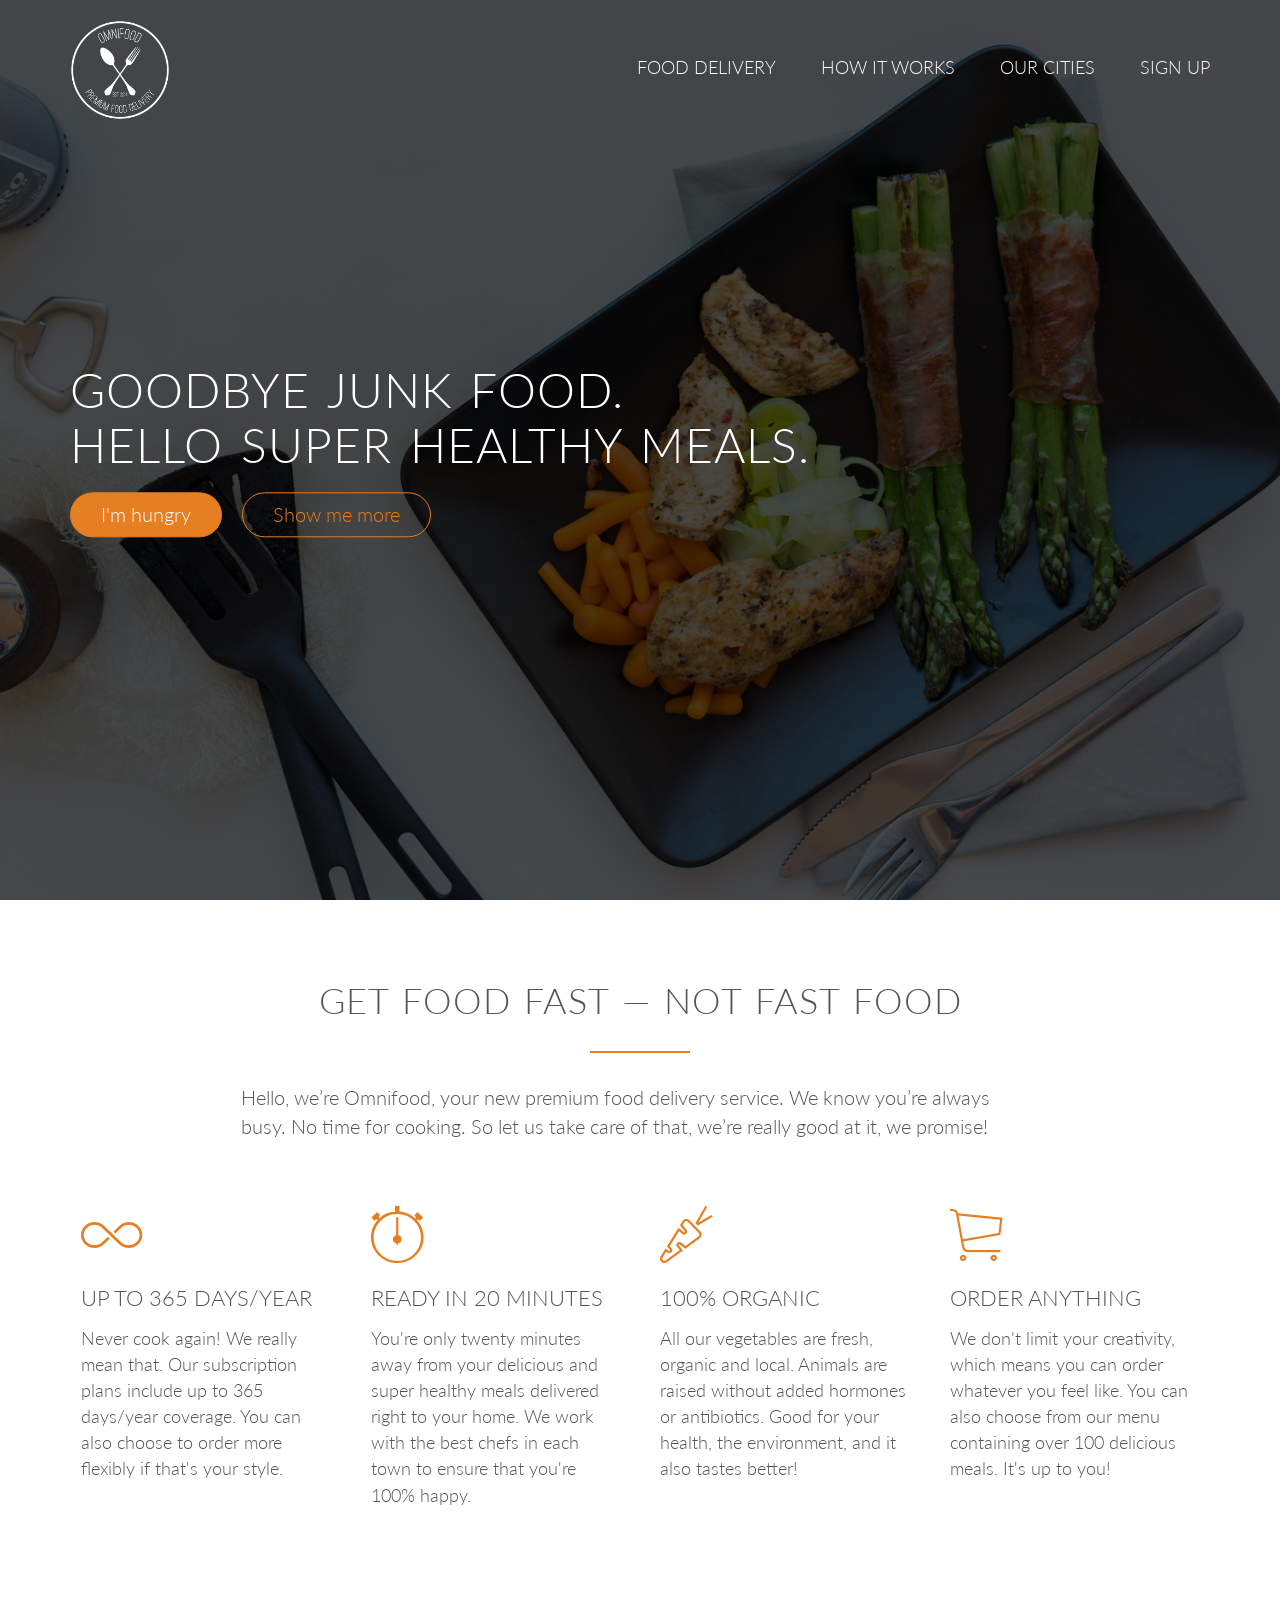
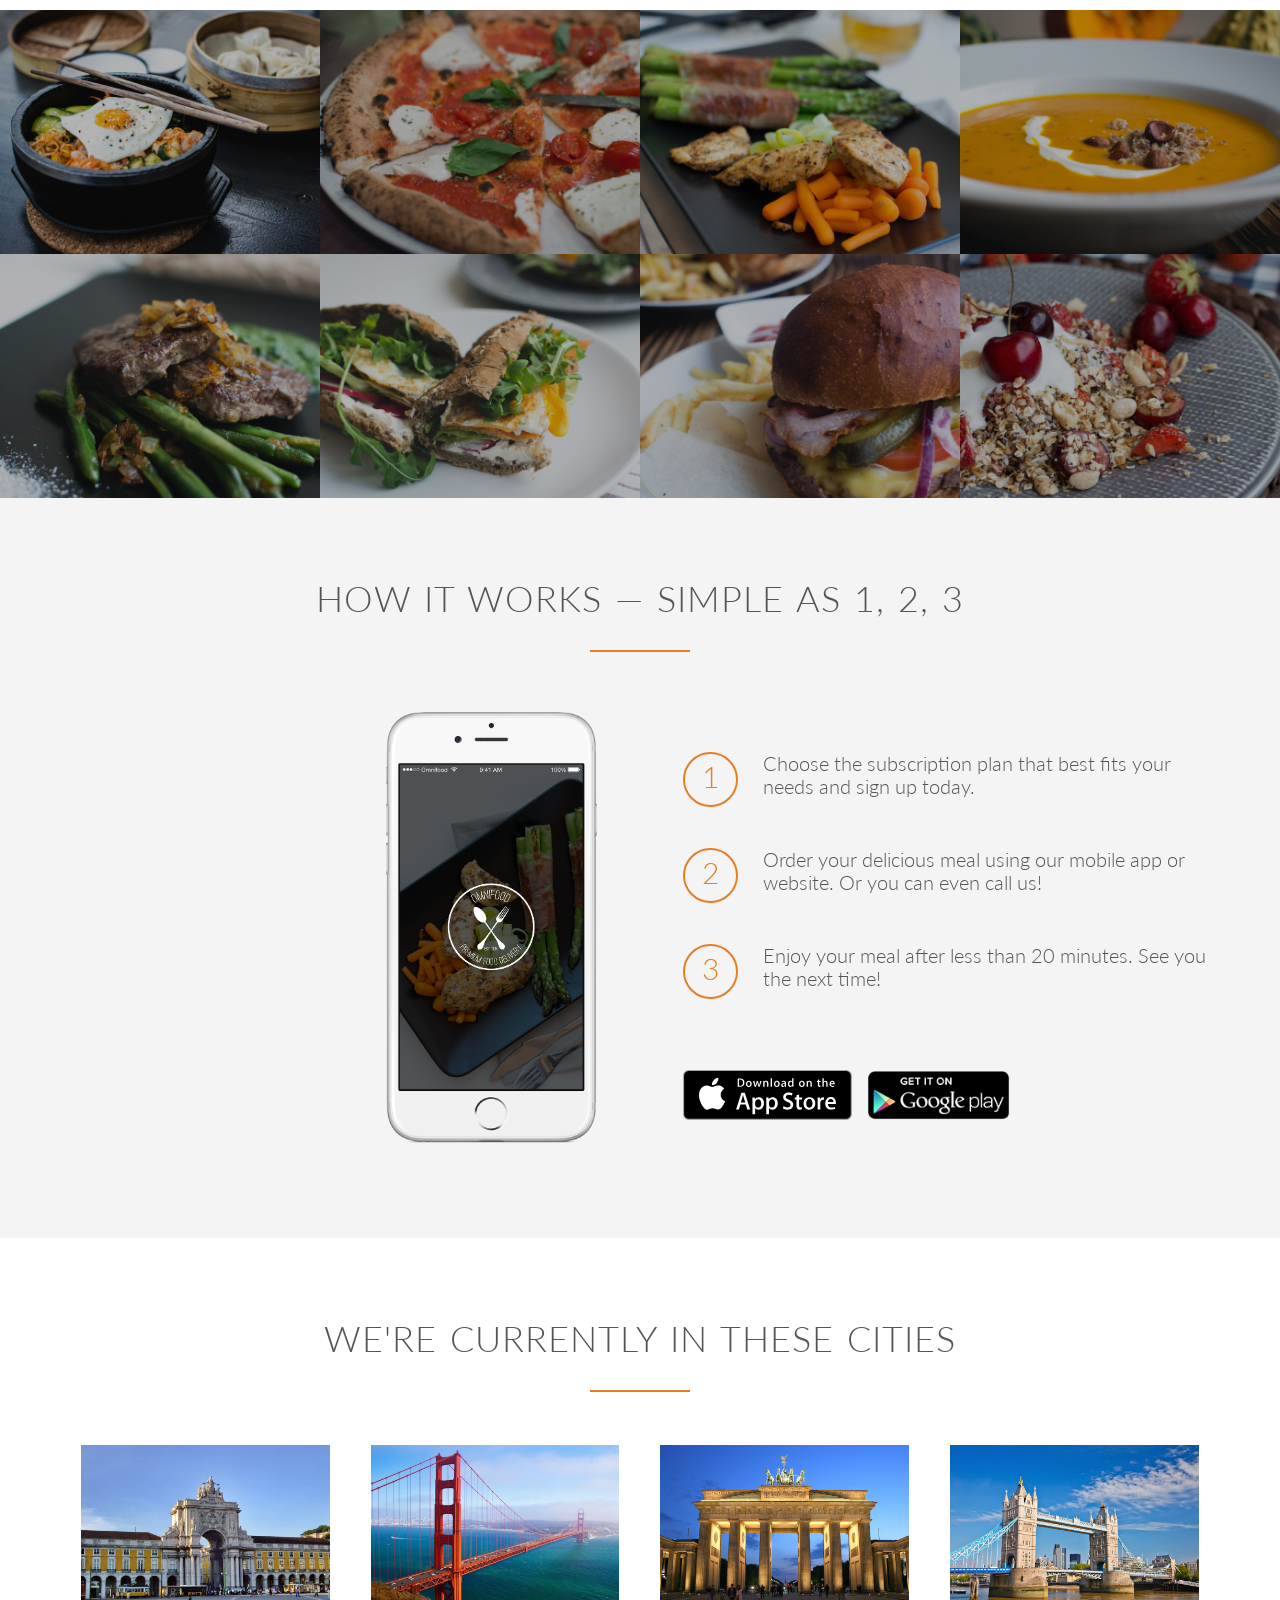
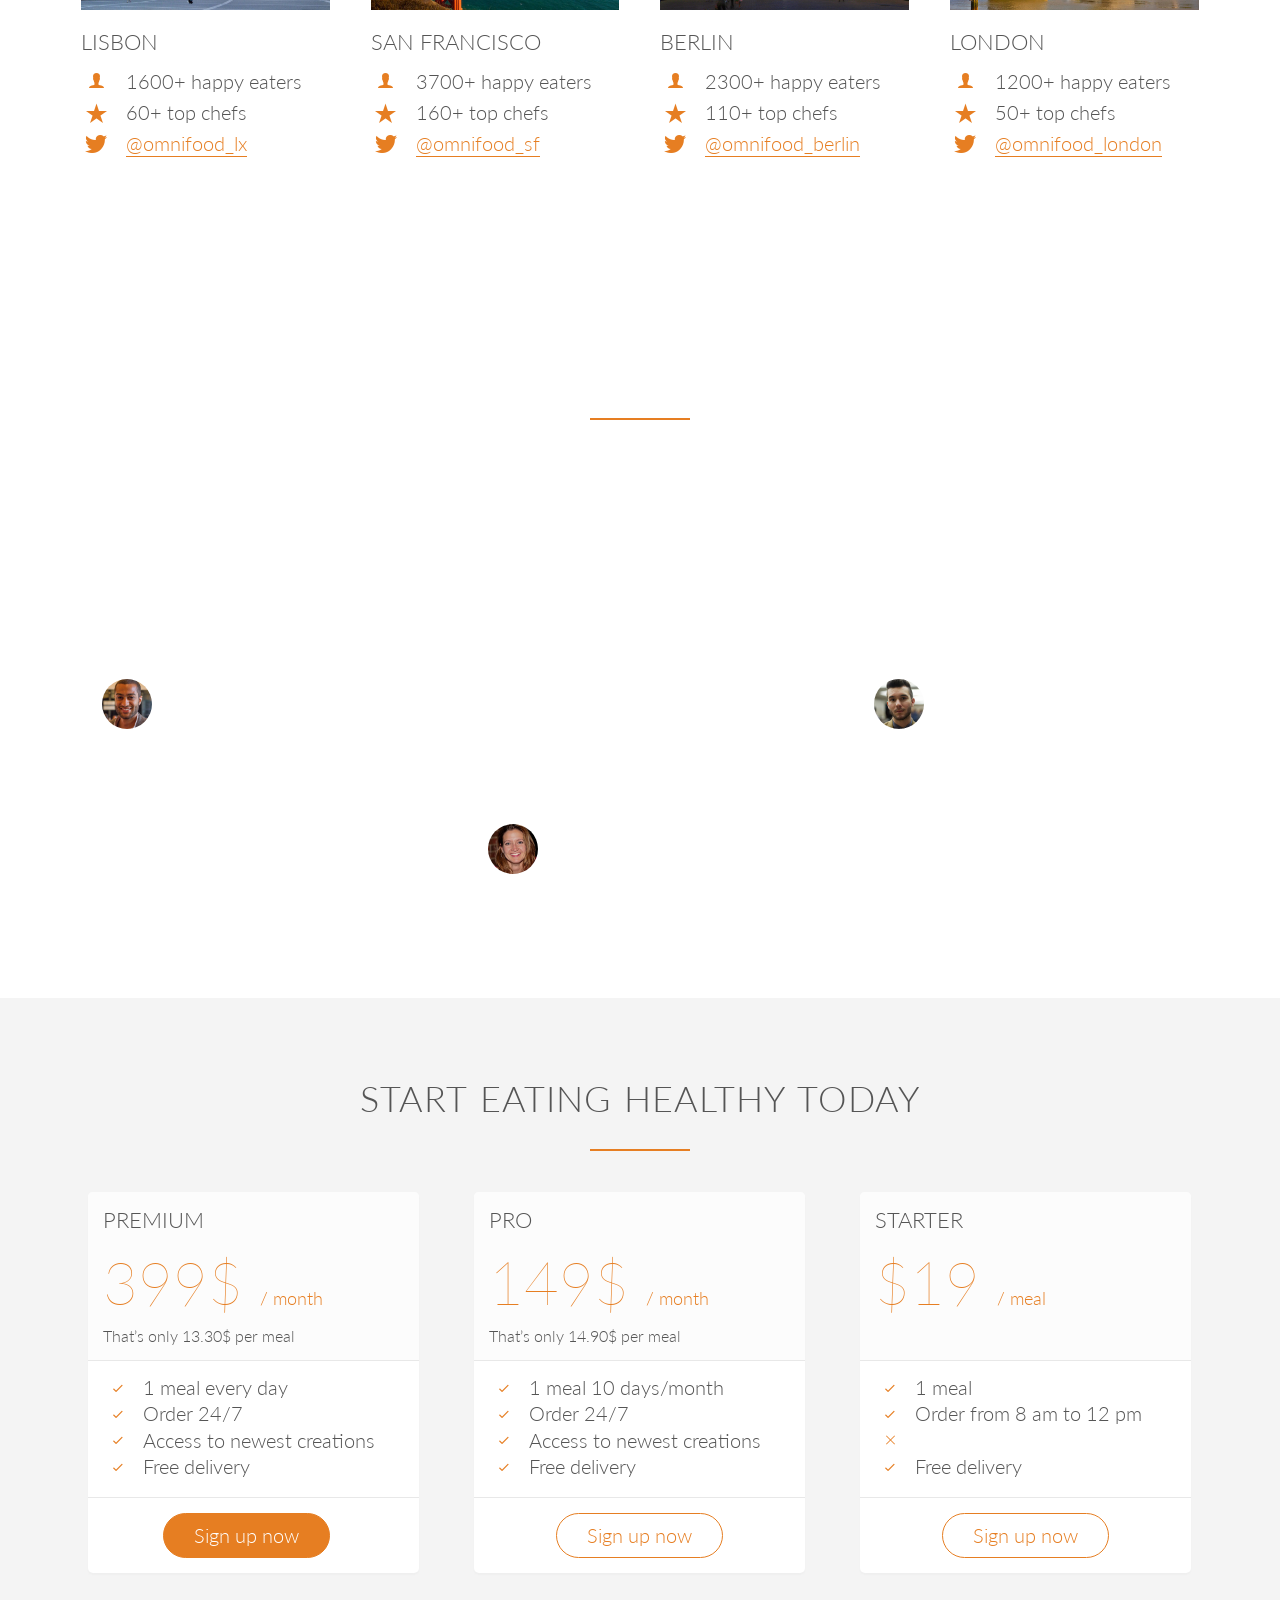
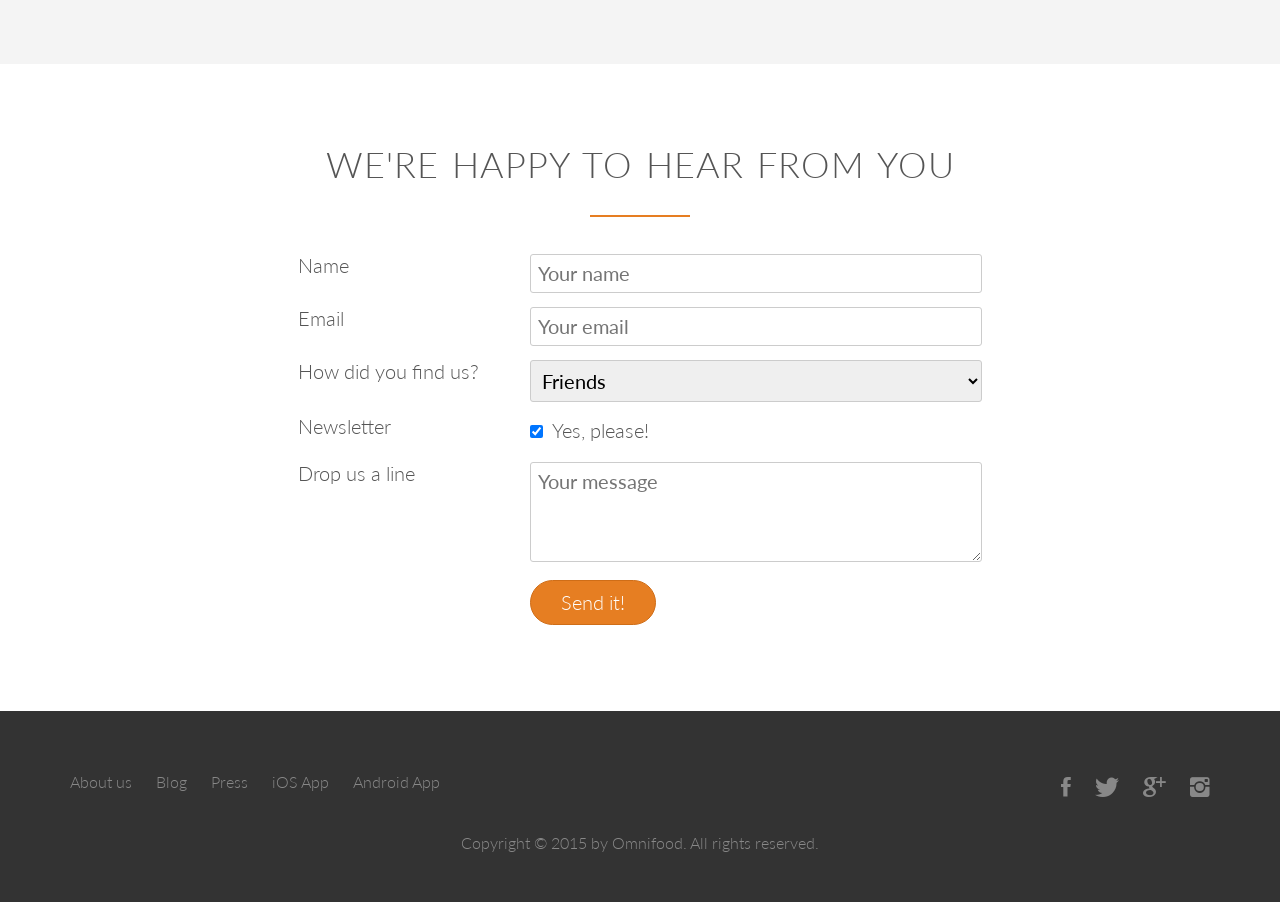
<file: index.html>
<!DOCTYPE html>
<html lang="en">
    <head>

        <meta name="viewport" content="width=device-width, initial-scale=1.0">

        <link rel="stylesheet" type="text/css" href="vendors/css/normalize.css">
        <link rel="stylesheet" type="text/css" href="vendors/css/grid.css">
        <link rel="stylesheet" type="text/css" href="vendors/css/ionicons.min.css">
        <link rel="stylesheet" type="text/css" href="resources/css/style.css">
        <link rel="stylesheet" type="text/css" href="resources/css/queries.css">
        <link rel="stylesheet" type="text/css" href="https://fonts.googleapis.com/css?family=Lato:100,300,300i,400">

        <title>Omnifood</title>

    </head>

    <body>

        <header>
            <nav>
                <div class="row">
                  <img src="resources/img/logo-white.png" alt="Omnifood logo" class="logo">
                  <img src="resources/img/logo.png" alt="Omnifood logo" class="logo-black">
                    <ul class="main-nav">
                        <li><a href="#features">Food delivery</a></li>
                        <li><a href="#works">How it works</a></li>
                        <li><a href="#cities">Our cities</a></li>
                        <li><a href="#plans">Sign up</a></li>
                    </ul>
                </div>
            </nav>
            <div class="hero-text-box">
                <h1>Goodbye junk food.<br> Hello super healthy meals.</h1>
                <a class="btn btn-full js--scroll-to-plans" href="#">I'm hungry</a>
                <a class="btn btn-ghost js--scroll-to-start" href="#">Show me more</a>
            </div>
        </header>

        <section class="section-features js--section-features" id="features">
            <div class="row">
                <h2>Get food fast &mdash; not fast food</h2>
                <p class="long-copy">
                    Hello, we’re Omnifood, your new premium food delivery service. We know you’re always busy. No time for cooking. So let us take care of that, we’re really good at it, we promise!
                </p>
            </div>
            <div class="row">
                <div class="col span-1-of-4 box">
                    <i class="ion-ios-infinite-outline icon-big"></i>
                    <h3>Up to 365 days/year</h3>
                    <p>
                      Never cook again! We really mean that. Our subscription plans include up to 365 days/year coverage. You can also choose to order more flexibly if that's your style.
                    </p>
                </div>
                <div class="col span-1-of-4 box">
                    <i class="ion-ios-stopwatch-outline icon-big"></i>
                    <h3>Ready in 20 minutes</h3>
                    <p>
                      You're only twenty minutes away from your delicious and super healthy meals delivered right to your home. We work with the best chefs in each town to ensure that you're 100% happy.
                    </p>
                </div>
                <div class="col span-1-of-4 box">
                    <i class="ion-ios-nutrition-outline icon-big"></i>
                    <h3>100% organic</h3>
                    <p>
                      All our vegetables are fresh, organic and local. Animals are raised without added hormones or antibiotics. Good for your health, the environment, and it also tastes better!
                    </p>
                </div>
                <div class="col span-1-of-4 box">
                    <i class="ion-ios-cart-outline icon-big"></i>
                    <h3>Order anything</h3>
                    <p>
                      We don't limit your creativity, which means you can order whatever you feel like. You can also choose from our menu containing over 100 delicious meals. It's up to you!
                    </p>
                </div>
            </div>
        </section>

        <section class="section-meals ">
            <ul class="meals-showcase clearfix">
                <li>
                    <figure class="meal-photo">
                        <img src="resources/img/1.jpg" alt="Korean bibimbap with egg and vegetables">
                    </figure>
                </li>
                <li>
                    <figure class="meal-photo">
                        <img src="resources/img/2.jpg" alt="Simple italian pizza with cherry tomatoes">
                    </figure>
                </li>
                <li>
                    <figure class="meal-photo">
                        <img src="resources/img/3.jpg" alt="Chicken breast steak with vegetables">
                    </figure>
                </li>
                <li>
                    <figure class="meal-photo">
                        <img src="resources/img/4.jpg" alt="Autumn pumpkin soup">
                    </figure>
                </li>
            </ul>
            <ul class="meals-showcase clearfix">
                <li>
                    <figure class="meal-photo">
                        <img src="resources/img/5.jpg" alt="Paleo beef steak with vegetables">
                    </figure>
                </li>
                <li>
                    <figure class="meal-photo">
                        <img src="resources/img/6.jpg" alt="Healthy baguette with egg and vegetables">
                    </figure>
                </li>
                <li>
                    <figure class="meal-photo">
                        <img src="resources/img/7.jpg" alt="Burger with cheddar and bacon">
                    </figure>
                </li>
                <li>
                    <figure class="meal-photo">
                        <img src="resources/img/8.jpg" alt="Granola with cherries and strawberries">
                    </figure>
                </li>
            </ul>
        </section>

        <section class="section-steps" id="works">
            <div class="row">
                <h2>How it works &mdash; Simple as 1, 2, 3</h2>
            </div>
            <div class="row">
                <div class="col span-1-of-2 steps-box">
                    <img src="resources/img/app-iPhone.png" alt="Omnifood app on iPhone" class="app-screen">
                </div>
                <div class="col span-1-of-2 steps-box">
                    <div class="work-step">
                        <div>1</div>
                        <p>Choose the subscription plan that best fits your needs and sign up today.</p>
                    </div>
                    <div class="work-step">
                        <div>2</div>
                        <p>Order your delicious meal using our mobile app or website. Or you can even call us!</p>
                    </div>
                    <div class="work-step">
                        <div>3</div>
                        <p>Enjoy your meal after less than 20 minutes. See you the next time!</p>
                    </div>
                    <a href="#" class="btn-app"><img src="resources/img/download-app.svg" alt="App Store Button"></a>
                    <a href="#" class="btn-app"><img src="resources/img/download-app-android.png" alt="App Store Button"></a>
                </div>
            </div>
        </section>

        <section class="section-cities" id="cities">
            <div class="row">
                <h2>We're currently in these cities</h2>
            </div>
            <div class="row">
                <div class="col span-1-of-4 box">
                    <img src="resources/img/lisbon-3.jpg" alt="Lisbon">
                    <h3>Lisbon</h3>
                    <div class="city-feature">
                        <i class="ion-ios-person icon-small"></i>
                        1600+ happy eaters
                    </div>
                    <div class="city-feature">
                        <i class="ion-ios-star icon-small"></i>
                        60+ top chefs
                    </div>
                    <div class="city-feature">
                        <i class="ion-social-twitter icon-small"></i>
                        <a href="#" class="">@omnifood_lx</a>
                    </div>
                </div>
                <div class="col span-1-of-4 box">
                    <img src="resources/img/san-francisco.jpg" alt="San Francisco">
                    <h3>San Francisco</h3>
                    <div class="city-feature">
                        <i class="ion-ios-person icon-small"></i>
                        3700+ happy eaters
                    </div>
                    <div class="city-feature">
                        <i class="ion-ios-star icon-small"></i>
                        160+ top chefs
                    </div>
                    <div class="city-feature">
                        <i class="ion-social-twitter icon-small"></i>
                        <a href="#">@omnifood_sf</a>
                    </div>
                </div>
                <div class="col span-1-of-4 box">
                    <img src="resources/img/berlin.jpg" alt="Berlin">
                    <h3>Berlin</h3>
                    <div class="city-feature">
                        <i class="ion-ios-person icon-small"></i>
                        2300+ happy eaters
                    </div>
                    <div class="city-feature">
                        <i class="ion-ios-star icon-small"></i>
                        110+ top chefs
                    </div>
                    <div class="city-feature">
                        <i class="ion-social-twitter icon-small"></i>
                        <a href="#">@omnifood_berlin</a>
                    </div>
                </div>
                <div class="col span-1-of-4 box">
                    <img src="resources/img/london.jpg" alt="London">
                    <h3>London</h3>
                    <div class="city-feature">
                        <i class="ion-ios-person icon-small"></i>
                        1200+ happy eaters
                    </div>
                    <div class="city-feature">
                        <i class="ion-ios-star icon-small"></i>
                        50+ top chefs
                    </div>
                    <div class="city-feature">
                        <i class="ion-social-twitter icon-small"></i>
                        <a href="#">@omnifood_london</a>
                    </div>
                </div>
            </div>
        </section>

        <section class="section-testimonials">
            <div class="row">
                <h2>Our customers can't live without us</h2>
            </div>
            <div class="row">
                <div class="col span-1-of-3">
                    <blockquote>
                        Omnifood is just awesome! I just launched a startup which leaves me with no time for cooking, so Omnifood is a life-saver. Now that I got used to it, I couldn't live without my daily meals!
                        <cite><img src="resources/img/customer-1.jpg">Alberto Duncan</cite>
                    </blockquote>
                </div>
                <div class="col span-1-of-3">
                    <blockquote>
                        Inexpensive, healthy and great-tasting meals, delivered right to my home. We have lots of food delivery here in Lisbon, but no one comes even close to Omifood. Me and my family are so in love!  Omnifood is just awesome! I just launched a startup which leaves me with no time for cooking, so Omnifood is a life-saver. Now that I got used to it, I couldn't live without my daily meals!
                        <cite><img src="resources/img/customer-2.jpg">Joana Silva</cite>
                    </blockquote>
                </div>
                <div class="col span-1-of-3">
                    <blockquote>
                        I was looking for a quick and easy food delivery service in San Franciso. I tried a lot of them and ended up with Omnifood. Best food delivery service in the Bay Area. Keep up the great work!
                        <cite><img src="resources/img/customer-3.jpg">Milton Chapman</cite>
                    </blockquote>
                </div>
            </div>
        </section>

        <section class="section-plans js--section-plans" id="plans">
            <div class="row">
                <h2>Start eating healthy today</h2>
            </div>
            <div class="row">
                <div class="col span-1-of-3">
                    <div class="plan-box">
                        <div>
                            <h3>Premium</h3>
                            <p class="plan-price">399$ <span> / month</span></p>
                            <p class="plan-price-meal">That’s only 13.30$ per meal</p>
                        </div>
                        <div>
                            <ul>
                                <li><i class="ion-ios-checkmark-empty icon-small"></i>1 meal every day</li>
                                <li><i class="ion-ios-checkmark-empty icon-small"></i>Order 24/7</li>
                                <li><i class="ion-ios-checkmark-empty icon-small"></i>Access to newest creations</li>
                                <li><i class="ion-ios-checkmark-empty icon-small"></i>Free delivery</li>
                            </ul>
                        </div>
                        <div>
                            <a href="#" class="btn btn-full">Sign up now</a>
                        </div>
                    </div>
                </div>
                <div class="col span-1-of-3">
                    <div class="plan-box">
                        <div>
                            <h3>Pro</h3>
                            <p class="plan-price">149$ <span> / month</span></p>
                            <p class="plan-price-meal">That’s only 14.90$ per meal</p>
                        </div>
                        <div>
                            <ul>
                                <li><i class="ion-ios-checkmark-empty icon-small"></i>1 meal 10 days/month</li>
                                <li><i class="ion-ios-checkmark-empty icon-small"></i>Order 24/7</li>
                                <li><i class="ion-ios-checkmark-empty icon-small"></i>Access to newest creations</li>
                                <li><i class="ion-ios-checkmark-empty icon-small"></i>Free delivery</li>
                            </ul>
                        </div>

                        <div>
                            <a href="#" class="btn btn-ghost">Sign up now</a>
                        </div>
                    </div>
                </div>
                <div class="col span-1-of-3">
                    <div class="plan-box">
                        <div>
                            <h3>Starter</h3>
                            <p class="plan-price">$19 <span>/ meal</span></p>
                            <p class="plan-price-meal">&nbsp;</p>
                        </div>
                        <div>
                            <ul>
                                <li><i class="ion-ios-checkmark-empty icon-small"></i>1 meal</li>
                                <li><i class="ion-ios-checkmark-empty icon-small"></i>Order from 8 am to 12 pm</li>
                                <li><i class="ion-ios-close-empty icon-small"></i></li>
                                <li><i class="ion-ios-checkmark-empty icon-small"></i>Free delivery</li>
                            </ul>
                        </div>
                        <div>
                            <a href="#" class="btn btn-ghost">Sign up now</a>
                        </div>
                    </div>
                </div>
            </div>
        </section>

        <section class="section-form">
            <div class="row">
                <h2>We're happy to hear from you</h2>
            </div>
            <div class="row">
                <form method="post" action="#" class="contact-form">
                    <div class="row">
                        <div class="col span-1-of-3">
                            <lable for="name">Name</label>
                        </div>
                        <div class="col span-2-of-3">
                            <input type="text" name="name" id="name" placeholder="Your name" required>
                        </div>
                    </div>
                    <div class="row">
                        <div class="col span-1-of-3">
                            <lable for="email">Email</label>
                        </div>
                        <div class="col span-2-of-3">
                            <input type="email" name="email" id="email" placeholder="Your email" required>
                        </div>
                    </div>
                    <div class="row">
                        <div class="col span-1-of-3">
                            <lable for="find-us">How did you find us?</label>
                        </div>
                        <div class="col span-2-of-3">
                            <select name="find-us" id="find us">
                                <option value="friends" selected>Friends</option>
                                <option value="search" >Search Engine</option>
                                <option value="ad">Advertisement</option>
                                <option value="other">Other</option>
                            </select>
                        </div>
                    </div>
                    <div class="row">
                        <div class="col span-1-of-3">
                            <lable>Newsletter</label>
                        </div>
                        <div class="col span-2-of-3">
                            <input type="checkbox" name="news" id="new" checked> Yes, please!
                        </div>
                    </div>
                    <div class="row">
                        <div class="col span-1-of-3">
                            <lable >Drop us a line</label>
                        </div>
                        <div class="col span-2-of-3">
                            <textarea name="message" placeholder="Your message"></textarea>
                        </div>
                    </div>
                    <div class="row">
                        <div class="col span-1-of-3">
                            <lable>&nbsp;</label>
                        </div>
                        <div class="col span-2-of-3">
                            <input type="submit" value="Send it!">
                        </div>
                    </div>
                </form>
            </div>
        </section>

        <footer>
            <div class="row">
                <div class="col span-1-of-2">
                    <ul class="footer-nav">
                        <li><a href="#">About us</a></li>
                        <li><a href="#">Blog</a></li>
                        <li><a href="#">Press</a></li>
                        <li><a href="#">iOS App</a></li>
                        <li><a href="#">Android App</a></li>
                    </ul>
                </div>
                <div class="col span-1-of-2">
                    <ul class="social-links">
                        <li><a href="#"><i class="ion-social-facebook"></i></a></li>
                        <li><a href="#"><i class="ion-social-twitter"></i></a></li>
                        <li><a href="#"><i class="ion-social-googleplus"></i></a></li>
                        <li><a href="#"><i class="ion-social-instagram"></i></a></li>
                    </ul>
                </div>
            </div>
            <div class="row">
                <p>
                    Copyright &copy; 2015 by Omnifood. All rights reserved.
                </p>
            </div>
        </footer>

        <script src="https://ajax.googleapis.com/ajax/libs/jquery/1.12.4/jquery.min.js"></script>
        <script src="vendors/js/jquery.waypoints.min.js"></script>
        <script src="resources/js/script.js"></script>
    </body>


</html>
</file>
<file: vendors/css/grid.css>
/*  SECTIONS  ============================================================================= */

.section {
	clear: both;
	padding: 0px;
	margin: 0px;
}

/*  GROUPING  ============================================================================= */

.row {
    zoom: 1; /* For IE 6/7 (trigger hasLayout) */
}

.row:before,
.row:after {
    content:"";
    display:table;
}
.row:after {
    clear:both;
}

/*  GRID COLUMN SETUP   ==================================================================== */

.col {
	display: block;
	float:left;
	margin: 1% 0 1% 1.6%;
}

.col:first-child { margin-left: 0; } /* all browsers except IE6 and lower */


/*  REMOVE MARGINS AS ALL GO FULL WIDTH AT 480 PIXELS */

@media only screen and (max-width: 480px) {
	.col { 
		/*margin: 1% 0 1% 0%;*/
        margin: 0;
	}
}


/*  GRID OF TWO   ============================================================================= */


.span-2-of-2 {
	width: 100%;
}

.span-1-of-2 {
	width: 49.2%;
}

/*  GO FULL WIDTH AT LESS THAN 480 PIXELS */

@media only screen and (max-width: 480px) {
	.span-2-of-2 {
		width: 100%; 
	}
	.span-1-of-2 {
		width: 100%; 
	}
}


/*  GRID OF THREE   ============================================================================= */

	
.span-3-of-3 {
	width: 100%; 
}

.span-2-of-3 {
	width: 66.13%; 
}

.span-1-of-3 {
	width: 32.26%; 
}


/*  GO FULL WIDTH AT LESS THAN 480 PIXELS */

@media only screen and (max-width: 480px) {
	.span-3-of-3 {
		width: 100%; 
	}
	.span-2-of-3 {
		width: 100%; 
	}
	.span-1-of-3 {
		width: 100%;
	}
}

/*  GRID OF FOUR   ============================================================================= */

	
.span-4-of-4 {
	width: 100%; 
}

.span-3-of-4 {
	width: 74.6%; 
}

.span-2-of-4 {
	width: 49.2%; 
}

.span-1-of-4 {
	width: 23.8%; 
}


/*  GO FULL WIDTH AT LESS THAN 480 PIXELS */

@media only screen and (max-width: 480px) {
	.span-4-of-4 {
		width: 100%; 
	}
	.span-3-of-4 {
		width: 100%; 
	}
	.span-2-of-4 {
		width: 100%; 
	}
	.span-1-of-4 {
		width: 100%; 
	}
}


/*  GRID OF FIVE   ============================================================================= */

	
.span-5-of-5 {
	width: 100%;
}

.span-4-of-5 {
  	width: 79.68%; 
}

.span-3-of-5 {
  	width: 59.36%; 
}

.span-2-of-5 {
  	width: 39.04%;
}

.span-1-of-5 {
  	width: 18.72%;
}


/*  GO FULL WIDTH AT LESS THAN 480 PIXELS */

@media only screen and (max-width: 480px) {
	.span-5-of-5 {
		width: 100%; 
	}
	.span-4-of-5 {
		width: 100%; 
	}
	.span-3-of-5 {
		width: 100%; 
	}
	.span-2-of-5 {
		width: 100%; 
	}
	.span-1-of-5 {
		width: 100%; 
	}
}


/*  GRID OF SIX   ============================================================================= */


.span-6-of-6 {
	width: 100%;
}

.span-5-of-6 {
  	width: 83.06%;
}

.span-4-of-6 {
  	width: 66.13%;
}

.span-3-of-6 {
  	width: 49.2%;
}

.span-2-of-6 {
  	width: 32.26%;
}

.span-1-of-6 {
  	width: 15.33%;
}


/*  GO FULL WIDTH AT LESS THAN 480 PIXELS */

@media only screen and (max-width: 480px) {
	.span-6-of-6 {
		width: 100%; 
	}
	.span-5-of-6 {
		width: 100%; 
	}
	.span-4-of-6 {
		width: 100%; 
	}
	.span-3-of-6 {
		width: 100%; 
	}
	.span-2-of-6 {
		width: 100%; 
	}
	.span-1-of-6 {
		width: 100%; 
	}
}



/*  GRID OF SEVEN   ============================================================================= */


.span-7-of-7 {
	width: 100%;
}

.span-6-of-7 {
	width: 85.48%;
}

.span-5-of-7 {
  	width: 70.97%;
}

.span-4-of-7 {
  	width: 56.45%;
}

.span-3-of-7 {
  	width: 41.94%;
}

.span-2-of-7 {
  	width: 27.42%;
}

.span-1-of-7 {
  	width: 12.91%;
}


/*  GO FULL WIDTH AT LESS THAN 480 PIXELS */

@media only screen and (max-width: 480px) {
	.span-7-of-7 {
		width: 100%; 
	}
	.span-6-of-7 {
		width: 100%; 
	}
	.span-5-of-7 {
		width: 100%; 
	}
	.span-4-of-7 {
		width: 100%; 
	}
	.span-3-of-7 {
		width: 100%; 
	}
	.span-2-of-7 {
		width: 100%; 
	}
	.span-1-of-7 {
		width: 100%; 
	}
}


/*  GRID OF EIGHT   ============================================================================= */

	
.span-8-of-8 {
	width: 100%;
}

.span-7-of-8 {
	width: 87.3%; 
}

.span-6-of-8 {
	width: 74.6%; 
}

.span-5-of-8 {
	width: 61.9%; 
}

.span-4-of-8 {
	width: 49.2%; 
}

.span-3-of-8 {
	width: 36.5%;
}

.span-2-of-8 {
	width: 23.8%; 
}

.span-1-of-8 {
	width: 11.1%; 
}


/*  GO FULL WIDTH AT LESS THAN 480 PIXELS */

@media only screen and (max-width: 480px) {
	.span-8-of-8 {
		width: 100%; 
	}
	.span-7-of-8 {
		width: 100%; 
	}
	.span-6-of-8 {
		width: 100%; 
	}
	.span-5-of-8 {
		width: 100%; 
	}
	.span-4-of-8 {
		width: 100%; 
	}
	.span-3-of-8 {
		width: 100%; 
	}
	.span-2-of-8 {
		width: 100%; 
	}
	.span-1-of-8 {
		width: 100%; 
	}
}


/*  GRID OF NINE   ============================================================================= */


.span-9-of-9 {
	width: 100%;
}

.span-8-of-9 {
	width: 88.71%;
}

.span-7-of-9 {
	width: 77.42%; 
}

.span-6-of-9 {
	width: 66.13%; 
}

.span-5-of-9 {
	width: 54.84%; 
}

.span-4-of-9 {
	width: 43.55%; 
}

.span-3-of-9 {
	width: 32.26%;
}

.span-2-of-9 {
	width: 20.97%; 
}

.span-1-of-9 {
	width: 9.68%; 
}


/*  GO FULL WIDTH AT LESS THAN 480 PIXELS */

@media only screen and (max-width: 480px) {
	.span-9-of-9 {
		width: 100%; 
	}
	.span-8-of-9 {
		width: 100%; 
	}
	.span-7-of-9 {
		width: 100%; 
	}
	.span-6-of-9 {
		width: 100%; 
	}
	.span-5-of-9 {
		width: 100%; 
	}
	.span-4-of-9 {
		width: 100%; 
	}
	.span-3-of-9 {
		width: 100%; 
	}
	.span-2-of-9 {
		width: 100%; 
	}
	.span-1-of-9 {
		width: 100%; 
	}
}


/*  GRID OF TEN   ============================================================================= */


.span-10-of-10 {
	width: 100%;
}

.span-9-of-10 {
	width: 89.84%;
}

.span-8-of-10 {
	width: 79.68%;
}

.span-7-of-10 {
	width: 69.52%; 
}

.span-6-of-10 {
	width: 59.36%; 
}

.span-5-of-10 {
	width: 49.2%; 
}

.span-4-of-10 {
	width: 39.04%; 
}

.span-3-of-10 {
	width: 28.88%;
}

.span-2-of-10 {
	width: 18.72%; 
}

.span-1-of-10 {
	width: 8.56%; 
}


/*  GO FULL WIDTH AT LESS THAN 480 PIXELS */

@media only screen and (max-width: 480px) {
	.span-10-of-10 {
		width: 100%; 
	}
	.span-9-of-10 {
		width: 100%; 
	}
	.span-8-of-10 {
		width: 100%; 
	}
	.span-7-of-10 {
		width: 100%; 
	}
	.span-6-of-10 {
		width: 100%; 
	}
	.span-5-of-10 {
		width: 100%; 
	}
	.span-4-of-10 {
		width: 100%; 
	}
	.span-3-of-10 {
		width: 100%; 
	}
	.span-2-of-10 {
		width: 100%; 
	}
	.span-1-of-10 {
		width: 100%; 
	}
}


/*  GRID OF ELEVEN   ============================================================================= */

.span-11-of-11 {
	width: 100%;
}

.span-10-of-11 {
	width: 90.76%;
}

.span-9-of-11 {
	width: 81.52%;
}

.span-8-of-11 {
	width: 72.29%;
}

.span-7-of-11 {
	width: 63.05%; 
}

.span-6-of-11 {
	width: 53.81%; 
}

.span-5-of-11 {
	width: 44.58%; 
}

.span-4-of-11 {
	width: 35.34%; 
}

.span-3-of-11 {
	width: 26.1%;
}

.span-2-of-11 {
	width: 16.87%; 
}

.span-1-of-11 {
	width: 7.63%; 
}


/*  GO FULL WIDTH AT LESS THAN 480 PIXELS */

@media only screen and (max-width: 480px) {
	.span-11-of-11 {
		width: 100%; 
	}
	.span-10-of-11 {
		width: 100%; 
	}
	.span-9-of-11 {
		width: 100%; 
	}
	.span-8-of-11 {
		width: 100%; 
	}
	.span-7-of-11 {
		width: 100%; 
	}
	.span-6-of-11 {
		width: 100%; 
	}
	.span-5-of-11 {
		width: 100%; 
	}
	.span-4-of-11 {
		width: 100%; 
	}
	.span-3-of-11 {
		width: 100%; 
	}
	.span-2-of-11 {
		width: 100%; 
	}
	.span-1-of-11 {
		width: 100%; 
	}
}


/*  GRID OF TWELVE   ============================================================================= */

.span-12-of-12 {
	width: 100%;
}

.span-11-of-12 {
	width: 91.53%;
}

.span-10-of-12 {
	width: 83.06%;
}

.span-9-of-12 {
	width: 74.6%;
}

.span-8-of-12 {
	width: 66.13%;
}

.span-7-of-12 {
	width: 57.66%; 
}

.span-6-of-12 {
	width: 49.2%; 
}

.span-5-of-12 {
	width: 40.73%; 
}

.span-4-of-12 {
	width: 32.26%; 
}

.span-3-of-12 {
	width: 23.8%;
}

.span-2-of-12 {
	width: 15.33%; 
}

.span-1-of-12 {
	width: 6.86%; 
}


/*  GO FULL WIDTH AT LESS THAN 480 PIXELS */

@media only screen and (max-width: 480px) {
	.span-12-of-12 {
		width: 100%; 
	}
	.span-11-of-12 {
		width: 100%; 
	}
	.span-10-of-12 {
		width: 100%; 
	}
	.span-9-of-12 {
		width: 100%; 
	}
	.span-8-of-12 {
		width: 100%; 
	}
	.span-7-of-12 {
		width: 100%; 
	}
	.span-6-of-12 {
		width: 100%; 
	}
	.span-5-of-12 {
		width: 100%; 
	}
	.span-4-of-12 {
		width: 100%; 
	}
	.span-3-of-12 {
		width: 100%; 
	}
	.span-2-of-12 {
		width: 100%; 
	}
	.span-1-of-12 {
		width: 100%; 
	}
}
</file>
<file: resources/css/style.css>
/*
Orange color: #e67e22
*/

/*----------------------------*/
/* BASIC SETUP */
/*----------------------------*/

* {
    margin: 0;
    padding: 0;
    -webkit-box-sizing: border-box;
            box-sizing: border-box;
}

html,
body {
    background-color: #fff;
    color: #555;
    font-family: 'Lato', 'Arial', 'sans-serif';
    font-weight: 300;
    font-size: 20px;
    text-rendering: optimizeLegibility;
    overflow-x: hidden;
}

.clearfix {zoom: 1}
.clearfix:after {
    content: '.';
    clear: both;
    display: block;
    height: 0;
    visibility: hidden;
}
/*----------------------------*/
/* RESUABLE COMPONENTS */
/*----------------------------*/

.row {
    max-width: 1140px;
    margin: 0 auto;
}

section { padding: 80px 0; }

.box { padding: 1%; }
/*-----HEADINGS-----*/

h1,
h2,
h3 {
    font-weight: 300;
    text-transform: uppercase;
}

h1 {
    margin-top: 0;
    margin-bottom: 20px;
    color:#fff;
    font-size: 240%;
    word-spacing: 4px;
    letter-spacing: 1px;
}

h2 {
    font-size: 180%;
    word-spacing: 2px;
    text-align: center;
    margin-bottom: 30px;
    letter-spacing: 1px;
}

h3 {
    font-size: 110%;
    margin-bottom: 15px;
}

h2:after {
    display: block;
    height: 2px;
    background-color: #e67e22;
    content: " ";
    width: 100px;
    margin: 0 auto;
    margin-top: 30px
}


/*-----PARAGRAPHS-----*/

.long-copy {
    line-height: 145%;
    width: 70%;
    margin-left: 15%;
}

.box p {
    font-size: 90%;
    line-height: 145%;
}

/*-----ICONS-----*/

.icon-big {
    font-size: 350%;
    display: block;
    color: #e67e22;
    margin-bottom: 10px;
}

.icon-small {
    display: inline-block;
    width: 30px;
    text-align: center;
    color: #e67e22;
    font-size: 120%;
    margin-right: 10px;
    /*secrets to align text and icons*/
    line-height: 120%;
    vertical-align: middle;
    margin-top: -4px;
}

/*----- LINKS-----*/

a:link,
a:visited {
    color:#e67e22;
    text-decoration: none;
    padding-bottom: 1px;
    border-bottom: 1px solid #e67e22;
    -webkit-transition: border-bottom 0.2s, color 0.2s;
    transition: border-bottom 0.2s, color 0.2s;
}

a:hover,
a:active {
    color: #555;
    border-bottom: 1px solid transparent;
}
/*-----BUTTONS-----*/

.btn:link,
.btn:visited,
input[type=submit] {
    display: inline-block;
    padding: 10px 30px;
    font-weight: 300;
    text-decoration: none;
    border-radius: 200px;
    -webkit-transition: background-color 0.2s, border 0.2s, color 0.2s;
    transition: background-color 0.2s, border 0.2s, color 0.2s;
}

.btn-full:link,
.btn-full:visited,
input[type=submit] {
    background-color: #e67e22;
    border: 1px solid #e67e22;
    color: #fff;
    margin-right: 15px;
}

.btn-ghost:link,
.btn-ghost:visited {
    border: 1px solid #e67e22;
    color: #e67e22;
}

.btn:hover,
.btn:active,
input[type=submit]:hover,
input[type=submit]:active {
    background-color: #cf6d17;
}

.btn-full:hover,
.btn-full:active,
input[type=submit] {
    border: 1px solid #cf6d17;
}

.btn-ghost:hover,
.btn-ghost:active {
    border: 1px solid #cf6d17;
    color: #fff;
}

/*----------------------------*/
/* HEADER */
/*----------------------------*/

header {
    background-image: -webkit-gradient(linear, left top, left bottom, from(rgba(0, 0, 0, 0.7)), to(rgba(0, 0, 0, 0.7))), url(img/hero.jpg);
    background-image: linear-gradient(rgba(0, 0, 0, 0.7), rgba(0, 0, 0, 0.7)), url(img/hero.jpg);
    background-size: cover;
    background-position: center;
    height: 100vh;
    background-attachment: fixed;
}

.hero-text-box {
  position: absolute;
  width: 1140px;
  top: 50%;
  left: 50%;
  -webkit-transform: translate(-50%, -50%);
          transform: translate(-50%, -50%);
}

.logo {
    height: 100px;
    width: auto;
    float: left;
    margin-top: 20px;
}



.logo-black {
    display: none;
    height: 50px;
    width: auto;
    float: left;
    margin: 5px 0;
}

/* Main Navi */
.main-nav {
    float: right;
    list-style: none;
    margin-top: 55px;
}

.main-nav li {
    display: inline-block;
    margin-left: 40px;
}

.main-nav li a:link,
.main-nav li a:visited {
    padding: 8px 0;
    color: #fff;
    text-decoration: none;
    text-transform: uppercase;
    font-size: 90%;
    border-bottom: 2px solid transparent;
    -webkit-transition: border-bottom 0.2s;
    transition: border-bottom 0.2s;
}

.main-nav li a:hover,
.main-nav li a:active { border-bottom: 2px solid #e67e22; }

/* Stick Navi */
.sticky {
    position: fixed;
    top: 0;
    left: 0;
    width: 100%;
    background-color: rgba(255, 255, 255, 0.98);
    box-shadow: 0 2px 2px #efefef;
    z-index: 9999;
}

.sticky .main-nav { margin-top: 18px; }

.sticky .main-nav li a:link,
.sticky .main-nav li a:visited {
    padding: 16px 0;
    color: #555;
}
.sticky .logo {display: none;}
.sticky .logo-black { display: block; }
/*----------------------------*/
/* FEATURES */
/*----------------------------*/

.section-features .long-copy { margin-bottom: 30px; }

/*----------------------------*/
/* MEALS */
/*----------------------------*/

.section-meals { padding: 0; }

.meals-showcase {
    list-style: none;
    width: 100%;
}

.meals-showcase li {
    display: block;
    float: left;
    width: 25%;
}

.meal-photo {
    width: 100%;
    margin: 0;
    overflow: hidden;
    background: #000;
}

.meal-photo img {
    opacity: 0.7;
    width: 100%;
    height: auto;
    -webkit-transform: scale(1.15);
            transform: scale(1.15);
    -webkit-transition: opacity 0.5s, -webkit-transform 0.5s;
    transition: opacity 0.5s, -webkit-transform 0.5s;
    transition: transform 0.5s, opacity 0.5s;
    transition: transform 0.5s, opacity 0.5s, -webkit-transform 0.5s;
}

.meal-photo img:hover {
    opacity: 1;
    -webkit-transform: scale(1.03);
            transform: scale(1.03);
}

/*----------------------------*/
/* HOW IT WORKS */
/*----------------------------*/

.section-steps { background-color: #f4f4f4; }

.steps-box:first-child {
    text-align: right;
    padding-right: 3%;
    margin-top: 30px;
}

.steps-box:last-child {
    padding-left: 3%;
    margin-top: 70px;
}

.app-screen { width: 40%; }

.work-step { margin-bottom: 50px; }

.work-step:last-of-type { margin-bottom: 80px }

.work-step div {
    color: #e67e22;
    border: 2px solid #e67e22;
    display: inline-block;
    border-radius: 50%;
    height: 55px;
    width: 55px;
    text-align: center;
    padding: 5px;
    float: left;
    font-size: 150%;
    margin-right: 25px;
}

.btn-app:link,
.btn-app:visited { border: 0; }

.btn-app img {
    height: 50px;
    width: auto;
    margin-right: 10px;
}

/*----------------------------*/
/* CITIES */
/*----------------------------*/

.box img {
    width: 100%;
    height: auto;
    margin-bottom: 15px;
}

.city-feature { margin-bottom: 5px; }


/*----------------------------*/
/* TESTIMONIALS */
/*----------------------------*/

.section-testimonials {
    background-image: -webkit-gradient(linear, left top, left bottom, from(rgba(0, 0, 0, 0.7)), to(rgba(0, 0, 0, 0.7))), url(img/back-customers.jpg);
    background-image: linear-gradient(rgba(0, 0, 0, 0.7), rgba(0, 0, 0, 0.7)), url(img/back-customers.jpg);
    background-size: cover;
    color: #fff;
    background-attachment: fixed;
}

blockquote {
    padding: 2%;
    font-style: italic;
    line-height: 145%;
    position: relative;
    margin-top: 40px
}

blockquote:before {
    content: "\201C";
    font-size: 500%;
    display: block;
    position: absolute;
    top: -5px;
    left: -5px;
}

cite {
    font-size: 90%;
    margin: 25px;
    display: block;
}

cite img {
    height: 50px;
    border-radius: 50%;
    margin-right: 10px;
    vertical-align: middle;
}

/*----------------------------*/
/* SIGN UP */
/*----------------------------*/

.section-plans { background-color: #f4f4f4; }

.plan-box {
    background-color: #fff;
    border-radius: 5px;
    width: 90%;
    margin-left: 5%;
    -webkit-box-shadow: 0 2px 2px #efefef;
            box-shadow: 0 2px 2px #efefef;
}

.plan-box div {
    padding: 15px;
    border-bottom: 1px solid #e8e8e8;
}

.plan-box div:first-child {
    background-color: #fcfcfc;
    border-top-left-radius: 5px;
    border-top-right-radius: 5px;
}

.plan-box div:last-child {
    text-align: center;
    border: 0;
}

.plan-price {
    font-size: 300%;
    margin-bottom: 10px;
    font-weight: 100;
    color: #e67e22;
}

.plan-price span {
    font-size: 30%;
    font-weight: 300;
}

.plan-price-meal { font-size: 80%; }

.plan-box ul { list-style: none; }

.plan-box li { padding-bottom: 5px 0; }

/*----------------------------*/
/* CONTACT FORM */
/*----------------------------*/

.contact-form {
    width: 60%;
    margin: 0 auto;
}

input[type=text],
input[type=email],
select,
textarea {
    width: 100%;
    padding: 7px;
    border-radius: 3px;
    border: 1px solid #ccc;
}

textarea { height: 100px; }

input[type=checkbox] { margin: 10px 5px 10px 0; }

*:focus {outline: none}

/*----------------------------*/
/* FOOTER */
/*----------------------------*/

footer {
    background-color: #333;
    padding: 50px;
    font-size: 80%;
}

.footer-nav {
    list-style: none;
    float: left;
}

.social-links {
    list-style: none;
    float: right;
}

.footer-nav li,
.social-links li {
    display: inline-block;
    margin-right: 20px;
}

.footer-nav li:last-child,
.social-links li:last-child { margin-right: 0; }

.footer-nav li a:link,
.footer-nav li a:visited,
.social-links li a:link,
.social-links li a:visited {
    text-decoration: none;
    border: 0;
    color: #888;
    -webkit-transition: color 0.2s;
    transition: color 0.2s;
}

.footer-nav li a:hover,
.footer-nav li a:active { color: #ddd; }

.social-links li a:link,
.social-lings li a:visited { font-size: 160%; }

.ion-social-facebook,
.ion-social-twitter,
.ion-social-googleplus,
.ion-social-instagram { -webkit-transition: color 0.2s; transition: color 0.2s; }

.ion-social-facebook:hover { color: #3b5998; }

.ion-social-twitter:hover { color: #1da1f2; }

.ion-social-googleplus:hover { color: #db4437; }

.ion-social-instagram:hover { color: #517fa4; }


footer p {
    color: #888;
    text-align: center;
    margin-top: 20px;
}
</file>
<file: resources/css/queries.css>
/* Big table to 1200px: widths smaller than the 1140px row */
@media only screen and (max-width: 1200px) {
  .hero-text-box {
      width: 100%;
      padding: 0 2%;
  }

  .row { padding: 0 2%; }
}

/* Small tablets to big tablets: from 768px to 1023px */
@media only screen and (max-width: 1023px) {
    body { font-size: 18px;}
    section { padding: 60px 0;}

    .long-copy {
        width: 80%;
        margin-left: 10%;
    }

    .steps-box { margin-top: 10px; }
    .steps-box:last-child { margin-top: 10px; }
    .works-steps { margin-bottom: 40px; }
    .work-step:last-of-type { margin-bottom: 60px; }

    .app-screen { width: 50%; }

    .btn-app img { height: 49px; }

    .icon-small {
        width: 17px;
        margin-right: 5px;
      }

    .city-feature { font-size: 89%; }

    .plan-box {
        width: 100%;
        margin-left: 0%
    }

    .plan-price { font-size: 250%; }

    .contact-form { width: 80%; }
}

/* Small phones to small tablets: from 481px to 767px */
@media only screen and (max-width: 767px) {

    body { font-size: 16px; }
    section { padding: 30px 0; }

    .row,
    .hero-text-box { padding: 0 4%; }

    .col {
      width: 100%;
    	margin: 0% 0 4% 0%;
    }
    .main-nav { display: none; }

    h1 { font-size: 180%; }
    h2 { font-size: 140%; }

    .long-copy {
        width: 100%;
        margin-left: 0%;
    }

    .app-screen { width: 40%; }
    .steps-box:first-child { text-align: center; }

    .work-step div {
        height: 40px;
        width: 40px;
        padding: 4px;
        margin-right: 15px;
        font-size: 120%;
    }

    .work-step { margin-bottom: 20px; }
    .work-step:last-of-type { margin-bottom: 20px; }
}

/* Small phones: from 0px to 480px */
@media only screen and (max-width: 480px) {
    section { padding: 25px 0; }
    .contact-form { width: 100%; }
}
</file>
